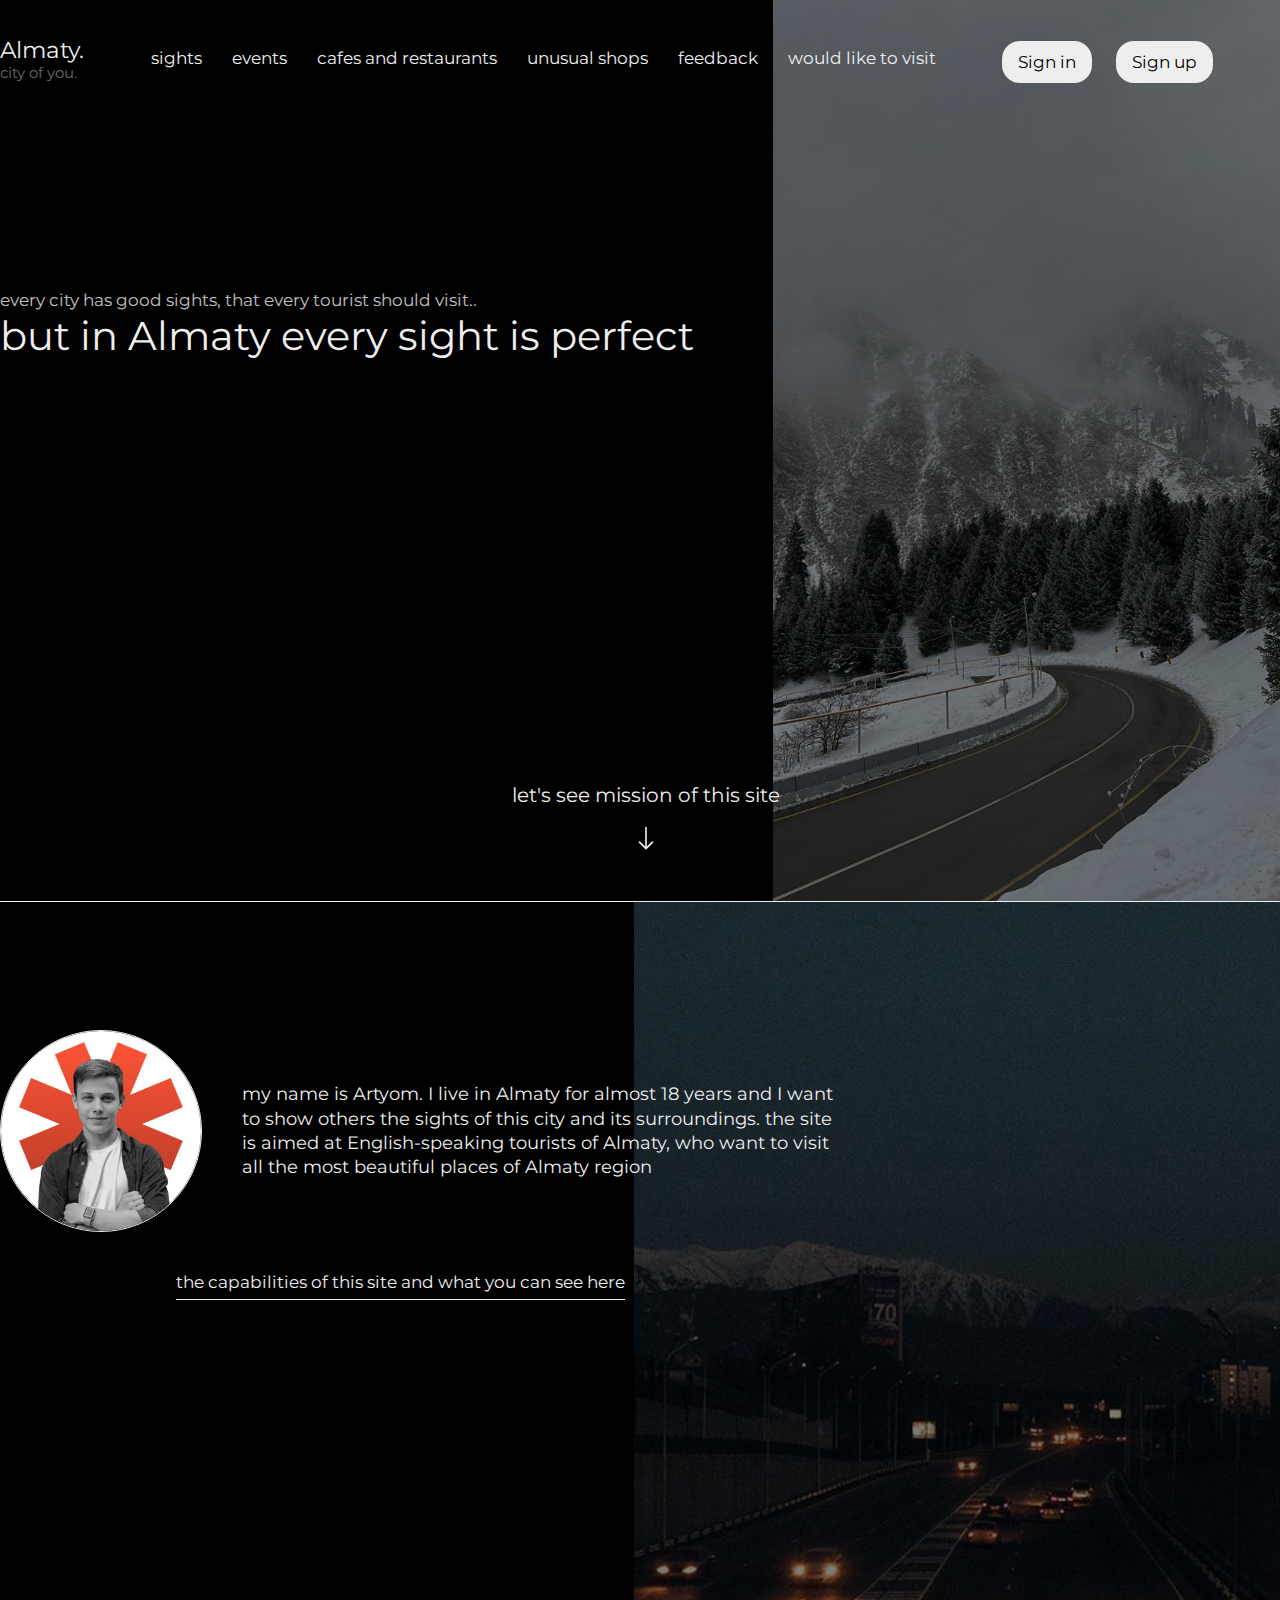
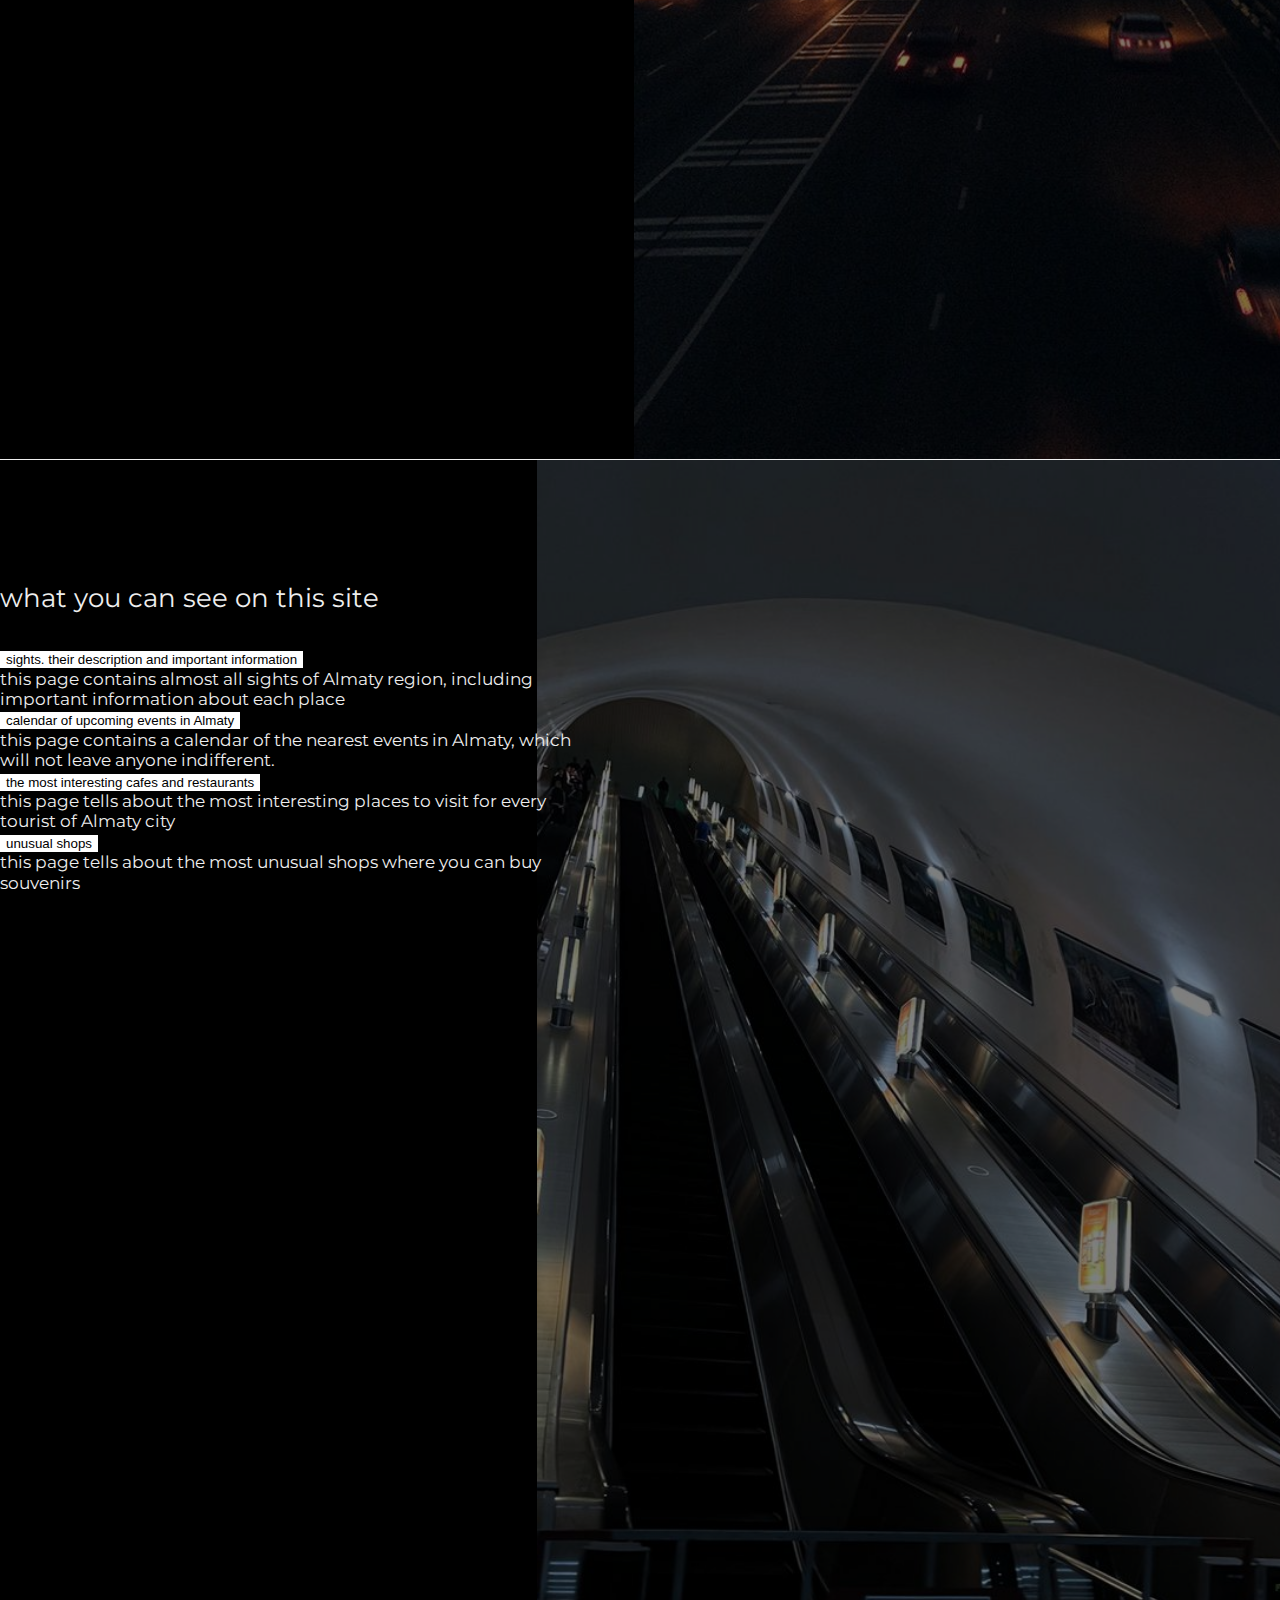
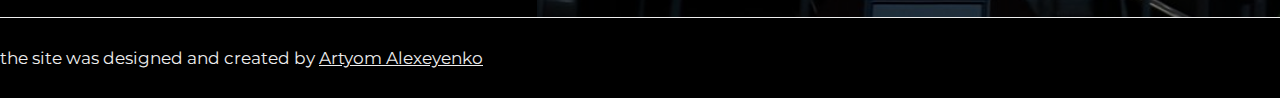
<file: index.html>
<!DOCTYPE html>
<html lang="en">
<head>
  <meta charset="UTF-8">
  <meta name="viewport" content="width=device-width, initial-scale=1.0">
  <title>Almaty. city of you</title>
  <link href="https://cdn.jsdelivr.net/npm/bootstrap@5.3.2/dist/css/bootstrap.min.css" rel="stylesheet" integrity="sha384-T3c6CoIi6uLrA9TneNEoa7RxnatzjcDSCmG1MXxSR1GAsXEV/Dwwykc2MPK8M2HN" crossorigin="anonymous">
  <link rel="preconnect" href="https://fonts.googleapis.com">
  <link rel="preconnect" href="https://fonts.gstatic.com" crossorigin>
  <link href="https://fonts.googleapis.com/css2?family=Montserrat:wght@300;400;500;600;700&display=swap" rel="stylesheet"> 
  <link rel="stylesheet" href="assets/css/reset.css">
  <link rel="stylesheet" href="assets/css/main.css">
  <link rel="stylesheet" href="assets/css/media.css">
</head>
<body>

    <section class="intro">
      <div class="container">
        <header class="header">
          <div class="header__wrapper">
            <a class="header__logo" href="index.html">Almaty. <br> <span>city of you.</span></a>
            <nav class="header-nav">
              <ul class="header-nav__list">
                <li class="header-nav__list"><a class="header-nav__list-link" href="sights.html">Sights</a></li>
                <li class="header-nav__list"><a class="header-nav__list-link" href="events.html">Events</a></li>
                <li class="header-nav__list"><a class="header-nav__list-link" href="cafes.html">Cafes and restaurants</a></li>
                <li class="header-nav__list"><a class="header-nav__list-link" href="shops.html">Unusual shops</a></li>
                <li class="header-nav__list"><a class="header-nav__list-link" href="feedback.html">feedback</a></li>
                <li class="header-nav__list"><a class="header-nav__list-link" href="todos.html">would like to visit</a></li>
              </ul>
            </nav>
            <button class="header-nav__burger">
              <span class="header-nav__burger--1"></span><span class="header-nav__burger--2"></span><span class="header-nav__burger--3"></span>
            </button>
            <div class="header-buttons">
              <a href="sign-in.html" class="header-buttons__button">Sign in</a>
              <a href="sign-up.html" class="header-buttons__button">Sign up</a>
            </div>
            <div class="header-button">
              <a id="header-logOut" href="#" class="header-buttons__button">Log out</a>
            </div>
          </div>
        </header>
  
        <div class="intro-bottom">
          <p class="intro-bottom__suptitle">every city has good sights, that every tourist should visit..</p>
          <h1 class="intro-bottom__title">but in Almaty every sight is perfect</h1>
          <div class="intro-bottom__sub">
            <a class="intro-bottom__sub-link" href="#mission">
              <span>let's see mission of this site</span> <br>
              <svg aria-colspan="intro-bottom__sub-img" xmlns="http://www.w3.org/2000/svg" width="26" height="26" fill="currentColor" class="bi bi-arrow-down" viewBox="0 0 16 16">
                <path fill-rule="evenodd" d="M8 1a.5.5 0 0 1 .5.5v11.793l3.146-3.147a.5.5 0 0 1 .708.708l-4 4a.5.5 0 0 1-.708 0l-4-4a.5.5 0 0 1 .708-.708L7.5 13.293V1.5A.5.5 0 0 1 8 1"/>
              </svg>
            </a>
          </div>
        </div>
      </div>
    </section>
    <section class="mission" id="mission">
      <div class="container">
        <div class="mission__wrapper">
          <img class="mission__img" src="./assets/images/me.jpg" alt="me">
          <p class="mission__descr">my name is Artyom. I live in Almaty for almost 18 years and I want to show others the sights of this city and its surroundings. the site is aimed at English-speaking tourists of Almaty, who want to visit all the most beautiful places of Almaty region</p>
        </div>
        <div class="mission__link-wrapper">
          <a class="mission__link" href="#features">the capabilities of this site and what you can see here</a>
        </div>
      </div>
    </section>
    <section class="features" id="features">
      <div class="container">
        <h2 class="features__title">what you can see on this site</h2>
        <div class="accordion" id="features-accordion">
          <div class="accordion-item">
            <h2 class="accordion-header">
              <button class="accordion-button" type="button" data-bs-toggle="collapse" data-bs-target="#collapseOne" aria-expanded="true" aria-controls="collapseOne">
                sights. their description and important information
              </button>
            </h2>
            <div id="collapseOne" class="accordion-collapse collapse show" data-bs-parent="#features-accordion">
              <div class="accordion-body">
                this page contains almost all sights of Almaty region, including important information about each place
              </div>
            </div>
          </div>
          <div class="accordion-item">
            <h2 class="accordion-header">
              <button class="accordion-button" type="button" data-bs-toggle="collapse" data-bs-target="#collapseTwo" aria-expanded="true" aria-controls="collapseTwo">
                calendar of upcoming events in Almaty
              </button>
            </h2>
            <div id="collapseTwo" class="accordion-collapse collapse show" data-bs-parent="#features-accordion">
              <div class="accordion-body">
                this page contains a calendar of the nearest events in Almaty, which will not leave anyone indifferent.
              </div>
            </div>
          </div>
          <div class="accordion-item">
            <h2 class="accordion-header">
              <button class="accordion-button" type="button" data-bs-toggle="collapse" data-bs-target="#collapseThree" aria-expanded="true" aria-controls="collapseThree">
                the most interesting cafes and restaurants
              </button>
            </h2>
            <div id="collapseThree" class="accordion-collapse collapse show" data-bs-parent="#features-accordion">
              <div class="accordion-body">
                this page tells about the most interesting places to visit for every tourist of Almaty city
              </div>
            </div>
          </div>
          <div class="accordion-item">
            <h2 class="accordion-header">
              <button class="accordion-button" type="button" data-bs-toggle="collapse" data-bs-target="#collapseFour" aria-expanded="true" aria-controls="collapseFour">
                unusual shops
              </button>
            </h2>
            <div id="collapseFour" class="accordion-collapse collapse show" data-bs-parent="#features-accordion">
              <div class="accordion-body">
                this page tells about the most unusual shops where you can buy souvenirs
              </div>
            </div>
          </div>
        </div>
      </div>
    </section>
  <footer class="footer">
    <div class="container">
      <span class="footer__text">the site was designed and created by <a class="footer__link" href="https://github.com/mkdir-s">Artyom Alexeyenko</a></span>
    </div>
  </footer>
  

  <script src="https://cdn.jsdelivr.net/npm/bootstrap@5.3.2/dist/js/bootstrap.bundle.min.js" integrity="sha384-C6RzsynM9kWDrMNeT87bh95OGNyZPhcTNXj1NW7RuBCsyN/o0jlpcV8Qyq46cDfL" crossorigin="anonymous"></script>
  <script src="assets/js/app.js"></script>
  <script src="assets/js/burger.js"></script>
</body>
</html>
</file>
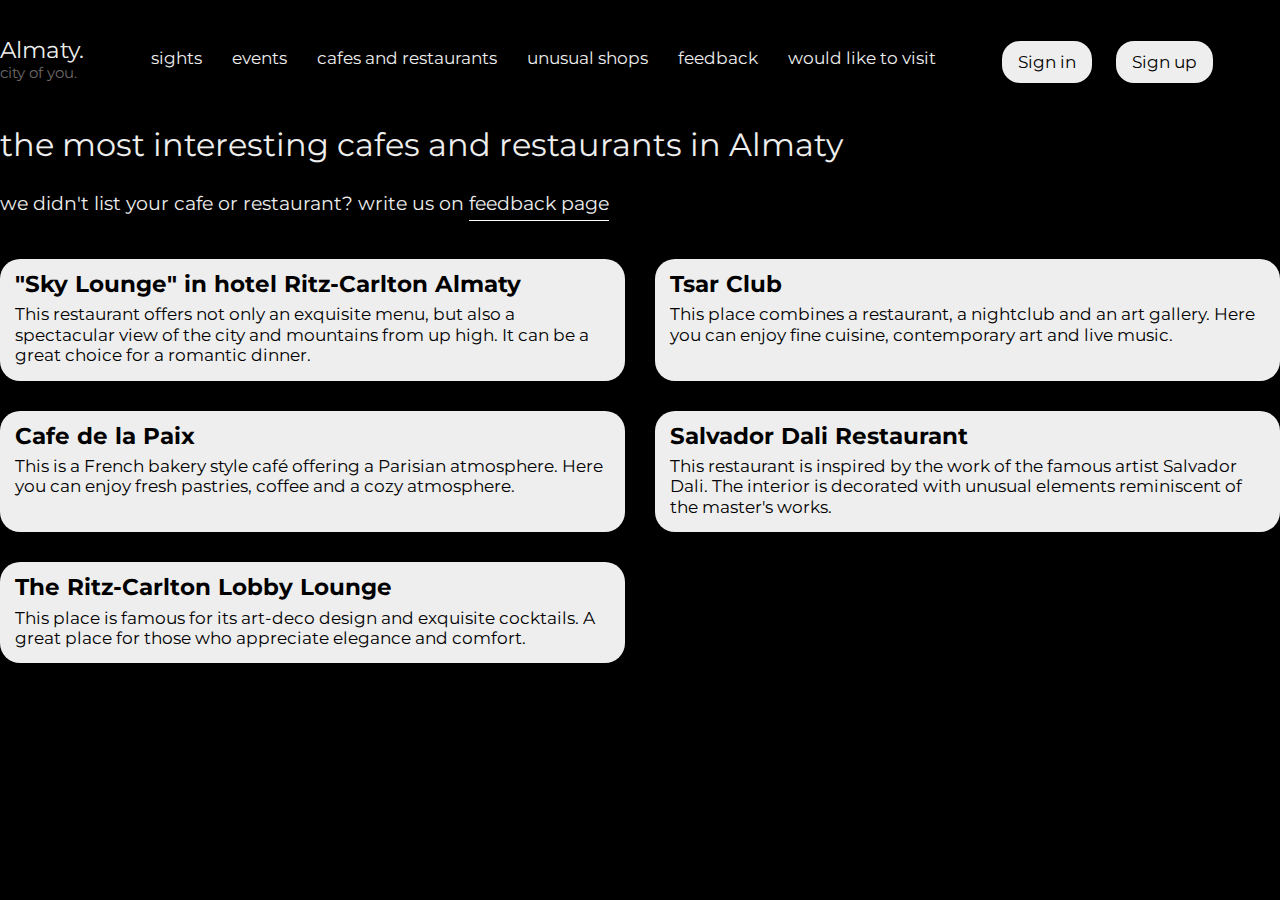
<file: cafes.html>
<!DOCTYPE html>
<html lang="en">
<head>
  <meta charset="UTF-8">
  <meta name="viewport" content="width=device-width, initial-scale=1.0">
  <title>Cafes and restaurants</title>
  <link href="https://cdn.jsdelivr.net/npm/bootstrap@5.3.2/dist/css/bootstrap.min.css" rel="stylesheet" integrity="sha384-T3c6CoIi6uLrA9TneNEoa7RxnatzjcDSCmG1MXxSR1GAsXEV/Dwwykc2MPK8M2HN" crossorigin="anonymous">
  <link rel="preconnect" href="https://fonts.googleapis.com">
  <link rel="preconnect" href="https://fonts.gstatic.com" crossorigin>
  <link href="https://fonts.googleapis.com/css2?family=Montserrat:wght@300;400;500;600;700&display=swap" rel="stylesheet"> 
  <link rel="stylesheet" href="assets/css/reset.css">
  <link rel="stylesheet" href="assets/css/main.css">
  <link rel="stylesheet" href="assets/css/media.css">
</head>
<body>

  <div class="cafes">
    <div class="container">
      <header class="header">
        <div class="header__wrapper">
          <a class="header__logo" href="index.html">Almaty. <br> <span>city of you.</span></a>
          <nav class="header-nav">
            <ul class="header-nav__list">
              <li class="header-nav__list"><a class="header-nav__list-link" href="sights.html">Sights</a></li>
              <li class="header-nav__list"><a class="header-nav__list-link" href="events.html">Events</a></li>
              <li class="header-nav__list"><a class="header-nav__list-link" href="cafes.html">Cafes and restaurants</a></li>
              <li class="header-nav__list"><a class="header-nav__list-link" href="shops.html">Unusual shops</a></li>
              <li class="header-nav__list"><a class="header-nav__list-link" href="feedback.html">feedback</a></li>
              <li class="header-nav__list"><a class="header-nav__list-link" href="todos.html">would like to visit</a></li>
            </ul>
          </nav>
          <button class="header-nav__burger">
            <span class="header-nav__burger--1"></span><span class="header-nav__burger--2"></span><span class="header-nav__burger--3"></span>
          </button>
          <div class="header-buttons">
            <a href="sign-in.html" class="header-buttons__button">Sign in</a>
            <a href="sign-up.html" class="header-buttons__button">Sign up</a>
          </div>
          <div class="header-button">
            <a id="header-logOut" href="#" class="header-buttons__button">Log out</a>
          </div>
        </div>
      </header>

      <div class="cafes-bottom">
        <h1 class="events-bottom__title">the most interesting cafes and restaurants in Almaty</h1>
        <p class="events-bottom__subtitle">we didn't list your cafe or restaurant? write us on <a class="events-bottom__subtitle-link" href="#">feedback page</a></p>
        <div class="cafes-bottom__items">
          <div class="cafes__item">
            <h4 class="cafes__item-title">"Sky Lounge" in hotel Ritz-Carlton Almaty</h4>
            <p class="cafes__item-descr">This restaurant offers not only an exquisite menu, but also a spectacular view of the city and mountains from up high. It can be a great choice for a romantic dinner.</p>
          </div>
          <div class="cafes__item">
            <h4 class="cafes__item-title">Tsar Club</h4>
            <p class="cafes__item-descr">This place combines a restaurant, a nightclub and an art gallery. Here you can enjoy fine cuisine, contemporary art and live music.</p>
          </div>
          <div class="cafes__item">
            <h4 class="cafes__item-title">Cafe de la Paix</h4>
            <p class="cafes__item-descr">This is a French bakery style café offering a Parisian atmosphere. Here you can enjoy fresh pastries, coffee and a cozy atmosphere.</p>
          </div>
          <div class="cafes__item">
            <h4 class="cafes__item-title">Salvador Dali Restaurant</h4>
            <p class="cafes__item-descr">This restaurant is inspired by the work of the famous artist Salvador Dali. The interior is decorated with unusual elements reminiscent of the master's works.</p>
          </div>
          <div class="cafes__item">
            <h4 class="cafes__item-title">The Ritz-Carlton Lobby Lounge</h4>
            <p class="cafes__item-descr">This place is famous for its art-deco design and exquisite cocktails. A great place for those who appreciate elegance and comfort.</p>
          </div>
        </div>
      </div>
    </div>
  </div>
  

  <script src="https://cdn.jsdelivr.net/npm/bootstrap@5.3.2/dist/js/bootstrap.bundle.min.js" integrity="sha384-C6RzsynM9kWDrMNeT87bh95OGNyZPhcTNXj1NW7RuBCsyN/o0jlpcV8Qyq46cDfL" crossorigin="anonymous"></script>
  <script src="assets/js/app.js"></script>
  <script src="assets/js/burger.js"></script>
</body>
</html>
</file>
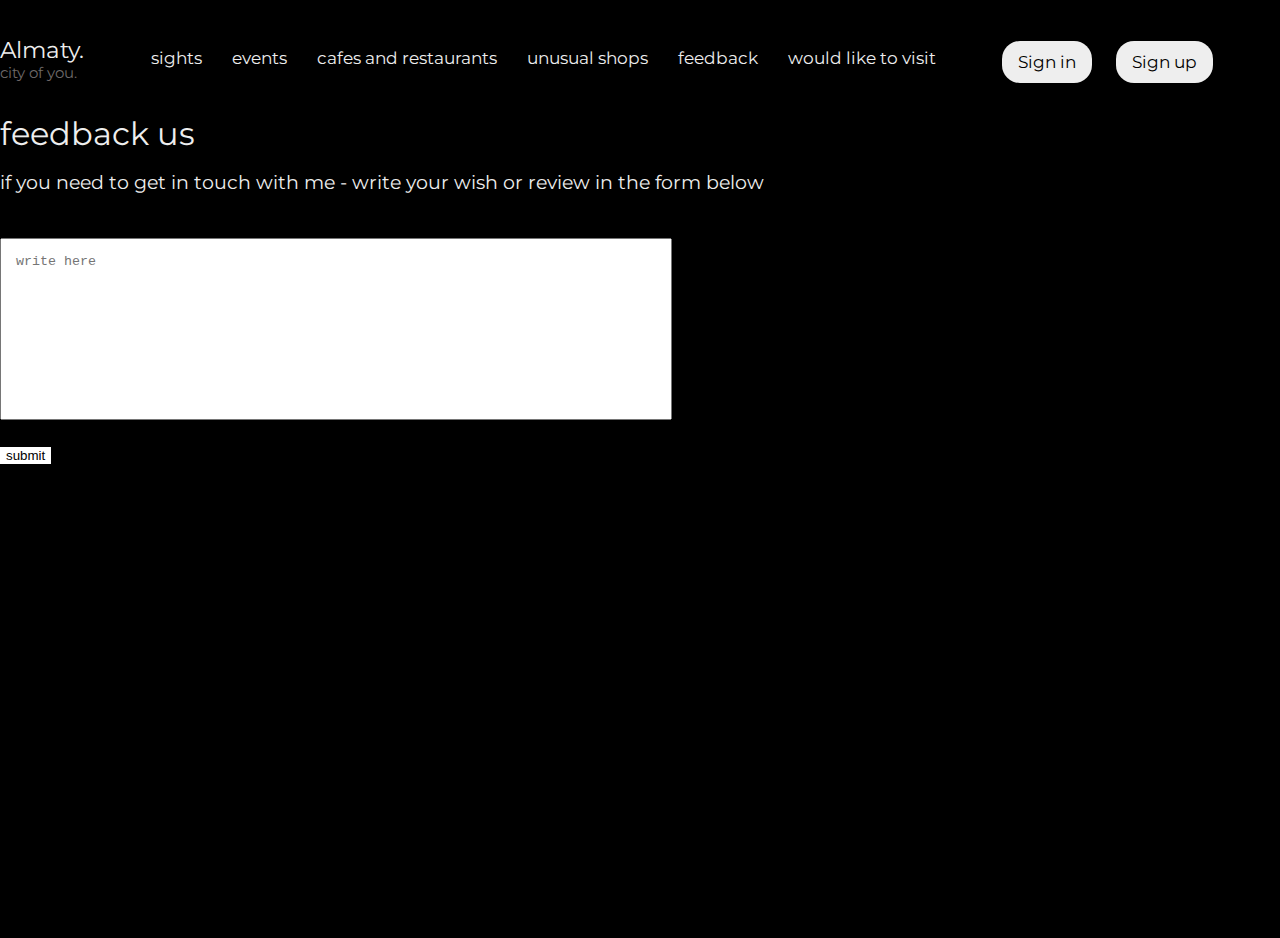
<file: feedback.html>
<!DOCTYPE html>
<html lang="en">
<head>
  <meta charset="UTF-8">
  <meta name="viewport" content="width=device-width, initial-scale=1.0">
  <title>Feedback</title>
  <link href="https://cdn.jsdelivr.net/npm/bootstrap@5.3.2/dist/css/bootstrap.min.css" rel="stylesheet" integrity="sha384-T3c6CoIi6uLrA9TneNEoa7RxnatzjcDSCmG1MXxSR1GAsXEV/Dwwykc2MPK8M2HN" crossorigin="anonymous">
  <link rel="preconnect" href="https://fonts.googleapis.com">
  <link rel="preconnect" href="https://fonts.gstatic.com" crossorigin>
  <link href="https://fonts.googleapis.com/css2?family=Montserrat:wght@300;400;500;600;700&display=swap" rel="stylesheet"> 
  <link rel="stylesheet" href="assets/css/reset.css">
  <link rel="stylesheet" href="assets/css/main.css">
  <link rel="stylesheet" href="assets/css/media.css">
</head>
<body>

  <div class="feedback">
    <div class="container">
      <header class="header">
        <div class="header__wrapper">
          <a class="header__logo" href="index.html">Almaty. <br> <span>city of you.</span></a>
          <nav class="header-nav">
            <ul class="header-nav__list">
              <li class="header-nav__list"><a class="header-nav__list-link" href="sights.html">Sights</a></li>
              <li class="header-nav__list"><a class="header-nav__list-link" href="events.html">Events</a></li>
              <li class="header-nav__list"><a class="header-nav__list-link" href="cafes.html">Cafes and restaurants</a></li>
              <li class="header-nav__list"><a class="header-nav__list-link" href="shops.html">Unusual shops</a></li>
              <li class="header-nav__list"><a class="header-nav__list-link" href="feedback.html">feedback</a></li>
              <li class="header-nav__list"><a class="header-nav__list-link" href="todos.html">would like to visit</a></li>
            </ul>
          </nav>
          <button class="header-nav__burger">
            <span class="header-nav__burger--1"></span><span class="header-nav__burger--2"></span><span class="header-nav__burger--3"></span>
          </button>
          <div class="header-buttons">
            <a href="sign-in.html" class="header-buttons__button">Sign in</a>
            <a href="sign-up.html" class="header-buttons__button">Sign up</a>
          </div>
          <div class="header-button">
            <a id="header-logOut" href="#" class="header-buttons__button">Log out</a>
          </div>
        </div>
      </header>
      <div class="feedback-bottom">
        <h1 class="feedback-bottom__title">feedback us</h1>
        <p class="feedback-bottom__subtitle">if you need to get in touch with me - write your wish or review in the form below</p>
        <form class="feedback__form">
          <textarea class="feedback__form-textarea" name="feedback-text" id="feedback-text" placeholder="write here"></textarea>
          <br>
          <button class="feedback__form-button btn form-btn" type="submit">submit</button>
        </form> 
      </div>
    </div>
  </div>
  

  <script src="https://cdn.jsdelivr.net/npm/bootstrap@5.3.2/dist/js/bootstrap.bundle.min.js" integrity="sha384-C6RzsynM9kWDrMNeT87bh95OGNyZPhcTNXj1NW7RuBCsyN/o0jlpcV8Qyq46cDfL" crossorigin="anonymous"></script>
  <script src="assets/js/app.js"></script>
  <script src="assets/js/burger.js"></script>
</body>
</html>
</file>
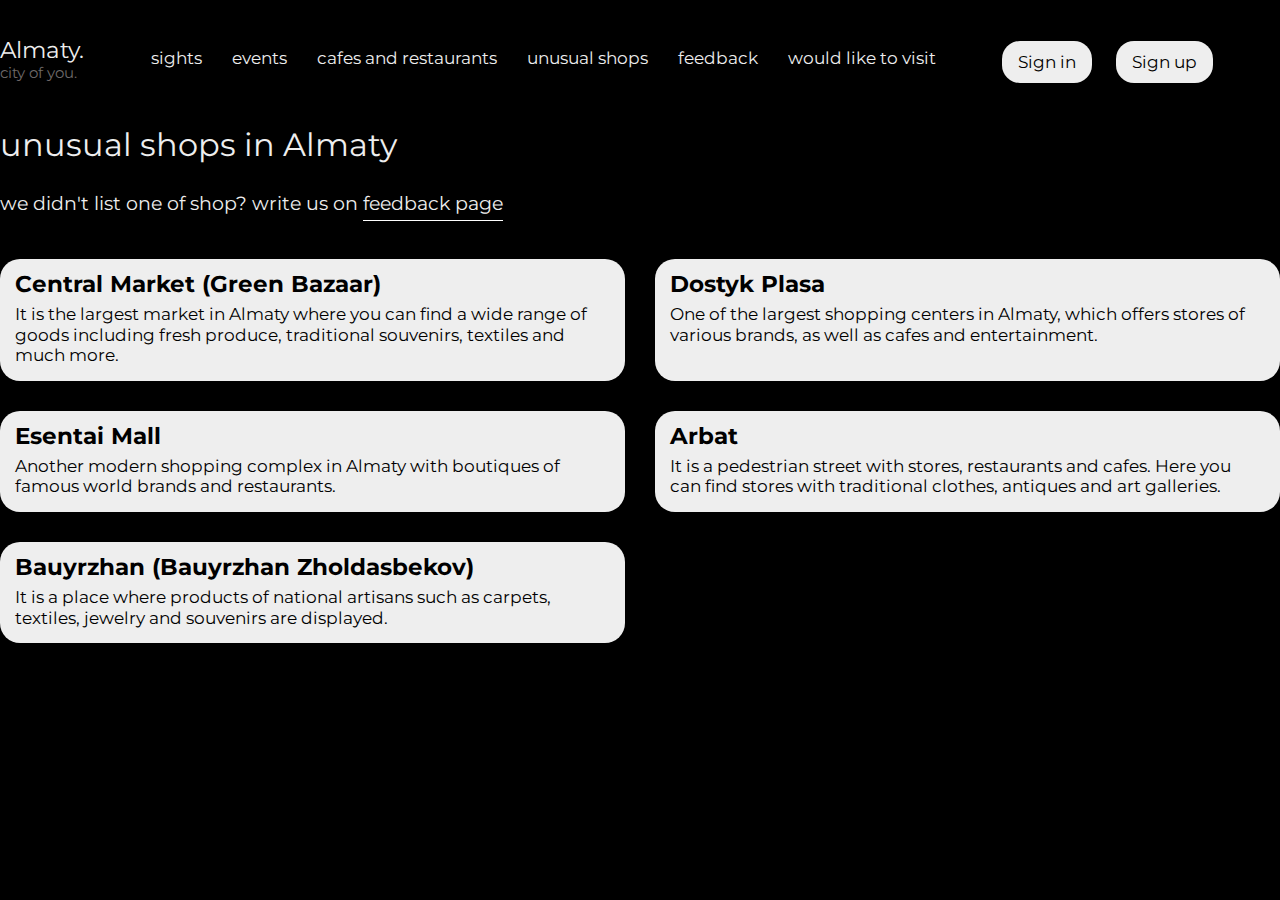
<file: shops.html>
<!DOCTYPE html>
<html lang="en">
<head>
  <meta charset="UTF-8">
  <meta name="viewport" content="width=device-width, initial-scale=1.0">
  <title>Unusual shops</title>
  <link href="https://cdn.jsdelivr.net/npm/bootstrap@5.3.2/dist/css/bootstrap.min.css" rel="stylesheet" integrity="sha384-T3c6CoIi6uLrA9TneNEoa7RxnatzjcDSCmG1MXxSR1GAsXEV/Dwwykc2MPK8M2HN" crossorigin="anonymous">
  <link rel="preconnect" href="https://fonts.googleapis.com">
  <link rel="preconnect" href="https://fonts.gstatic.com" crossorigin>
  <link href="https://fonts.googleapis.com/css2?family=Montserrat:wght@300;400;500;600;700&display=swap" rel="stylesheet"> 
  <link rel="stylesheet" href="assets/css/reset.css">
  <link rel="stylesheet" href="assets/css/main.css">
  <link rel="stylesheet" href="assets/css/media.css">
</head>
<body>

  <div class="shops">
    <div class="container">
      <header class="header">
        <div class="header__wrapper">
          <a class="header__logo" href="index.html">Almaty. <br> <span>city of you.</span></a>
          <nav class="header-nav">
            <ul class="header-nav__list">
              <li class="header-nav__list"><a class="header-nav__list-link" href="sights.html">Sights</a></li>
              <li class="header-nav__list"><a class="header-nav__list-link" href="events.html">Events</a></li>
              <li class="header-nav__list"><a class="header-nav__list-link" href="cafes.html">Cafes and restaurants</a></li>
              <li class="header-nav__list"><a class="header-nav__list-link" href="#">Unusual shops</a></li>
              <li class="header-nav__list"><a class="header-nav__list-link" href="feedback.html">feedback</a></li>
              <li class="header-nav__list"><a class="header-nav__list-link" href="todos.html">would like to visit</a></li>
            </ul>
          </nav>
          <button class="header-nav__burger">
            <span class="header-nav__burger--1"></span><span class="header-nav__burger--2"></span><span class="header-nav__burger--3"></span>
          </button>
          <div class="header-buttons">
            <a href="sign-in.html" class="header-buttons__button">Sign in</a>
            <a href="sign-up.html" class="header-buttons__button">Sign up</a>
          </div>
          <div class="header-button">
            <a id="header-logOut" href="#" class="header-buttons__button">Log out</a>
          </div>
        </div>
      </header>

      <div class="cafes-bottom">
        <h1 class="events-bottom__title">unusual shops in Almaty</h1>
        <p class="events-bottom__subtitle">we didn't list one of shop? write us on <a class="events-bottom__subtitle-link" href="#">feedback page</a></p>
        <div class="cafes-bottom__items">
          <div class="cafes__item">
            <h4 class="cafes__item-title">Central Market (Green Bazaar)</h4>
            <p class="cafes__item-descr">It is the largest market in Almaty where you can find a wide range of goods including fresh produce, traditional souvenirs, textiles and much more.</p>
          </div>
          <div class="cafes__item">
            <h4 class="cafes__item-title">Dostyk Plasa</h4>
            <p class="cafes__item-descr">One of the largest shopping centers in Almaty, which offers stores of various brands, as well as cafes and entertainment.</p>
          </div>
          <div class="cafes__item">
            <h4 class="cafes__item-title">Esentai Mall</h4>
            <p class="cafes__item-descr">Another modern shopping complex in Almaty with boutiques of famous world brands and restaurants.</p>
          </div>
          <div class="cafes__item">
            <h4 class="cafes__item-title">Arbat</h4>
            <p class="cafes__item-descr">It is a pedestrian street with stores, restaurants and cafes. Here you can find stores with traditional clothes, antiques and art galleries.</p>
          </div>
          <div class="cafes__item">
            <h4 class="cafes__item-title">Bauyrzhan (Bauyrzhan Zholdasbekov)</h4>
            <p class="cafes__item-descr">It is a place where products of national artisans such as carpets, textiles, jewelry and souvenirs are displayed.</p>
          </div>
        </div>
      </div>
    </div>
  </div>
  

  <script src="https://cdn.jsdelivr.net/npm/bootstrap@5.3.2/dist/js/bootstrap.bundle.min.js" integrity="sha384-C6RzsynM9kWDrMNeT87bh95OGNyZPhcTNXj1NW7RuBCsyN/o0jlpcV8Qyq46cDfL" crossorigin="anonymous"></script>
  <script src="assets/js/app.js"></script>
  <script src="assets/js/burger.js"></script>
</body>
</html>
</file>
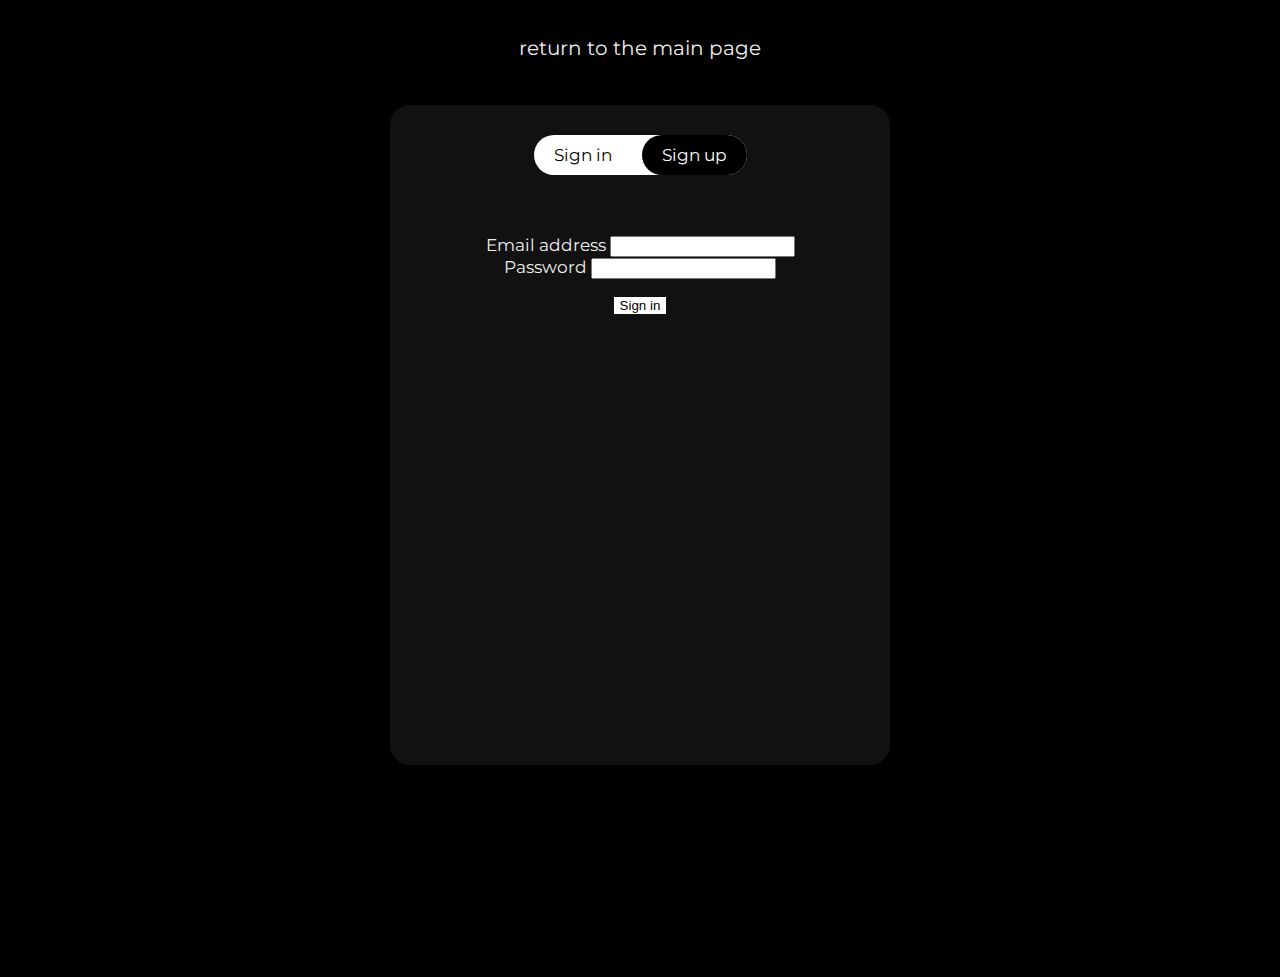
<file: sign-in.html>
<!DOCTYPE html>
<html lang="en">
<head>
  <meta charset="UTF-8">
  <meta name="viewport" content="width=device-width, initial-scale=1.0">
  <title>Sign in</title>
  <link href="https://cdn.jsdelivr.net/npm/bootstrap@5.3.2/dist/css/bootstrap.min.css" rel="stylesheet" integrity="sha384-T3c6CoIi6uLrA9TneNEoa7RxnatzjcDSCmG1MXxSR1GAsXEV/Dwwykc2MPK8M2HN" crossorigin="anonymous">
  <link rel="preconnect" href="https://fonts.googleapis.com">
  <link rel="preconnect" href="https://fonts.gstatic.com" crossorigin>
  <link href="https://fonts.googleapis.com/css2?family=Montserrat:wght@300;400;500;600;700&display=swap" rel="stylesheet"> 
  <link rel="stylesheet" href="assets/css/reset.css">
  <link rel="stylesheet" href="assets/css/main.css">
  <link rel="stylesheet" href="assets/css/media.css">
</head>
<body>
  

  <div class="sign">
    <div class="container">
      <a href="index.html" class="sign__link">return to the main page</a>
      <div class="sign-box">
        <div class="sign-box__header">
          <p class="sign__header-text">Sign in</p>
          <a class="sign__header-link" href="sign-up.html">Sign up</a>
        </div>
        <form id="auth-form">
          <div class="mb-3">
            <label for="exampleInputEmail1" class="form-label">Email address</label>
            <input type="email" class="form-control" id="auth-email" aria-describedby="emailHelp">
          </div>
          <div class="mb-4">
            <label for="exampleInputPassword1" class="form-label">Password</label>
            <input type="password" class="form-control" id="auth-password">
          </div>
          <!-- <div class="mb-3 form-check">
            <input type="checkbox" class="form-check-input" id="exampleCheck1">
            <label class="form-check-label" for="exampleCheck1">Check me out</label>
          </div> -->
          <span id="auth-warn"></span>
          <button type="submit" class="btn form-btn">Sign in</button>
        </form>
      </div>
    </div>
  </div>


  <script src="https://cdn.jsdelivr.net/npm/bootstrap@5.3.2/dist/js/bootstrap.bundle.min.js" integrity="sha384-C6RzsynM9kWDrMNeT87bh95OGNyZPhcTNXj1NW7RuBCsyN/o0jlpcV8Qyq46cDfL" crossorigin="anonymous"></script>
  <script src="assets/js/auth.js"></script>
</body>
</html>
</file>
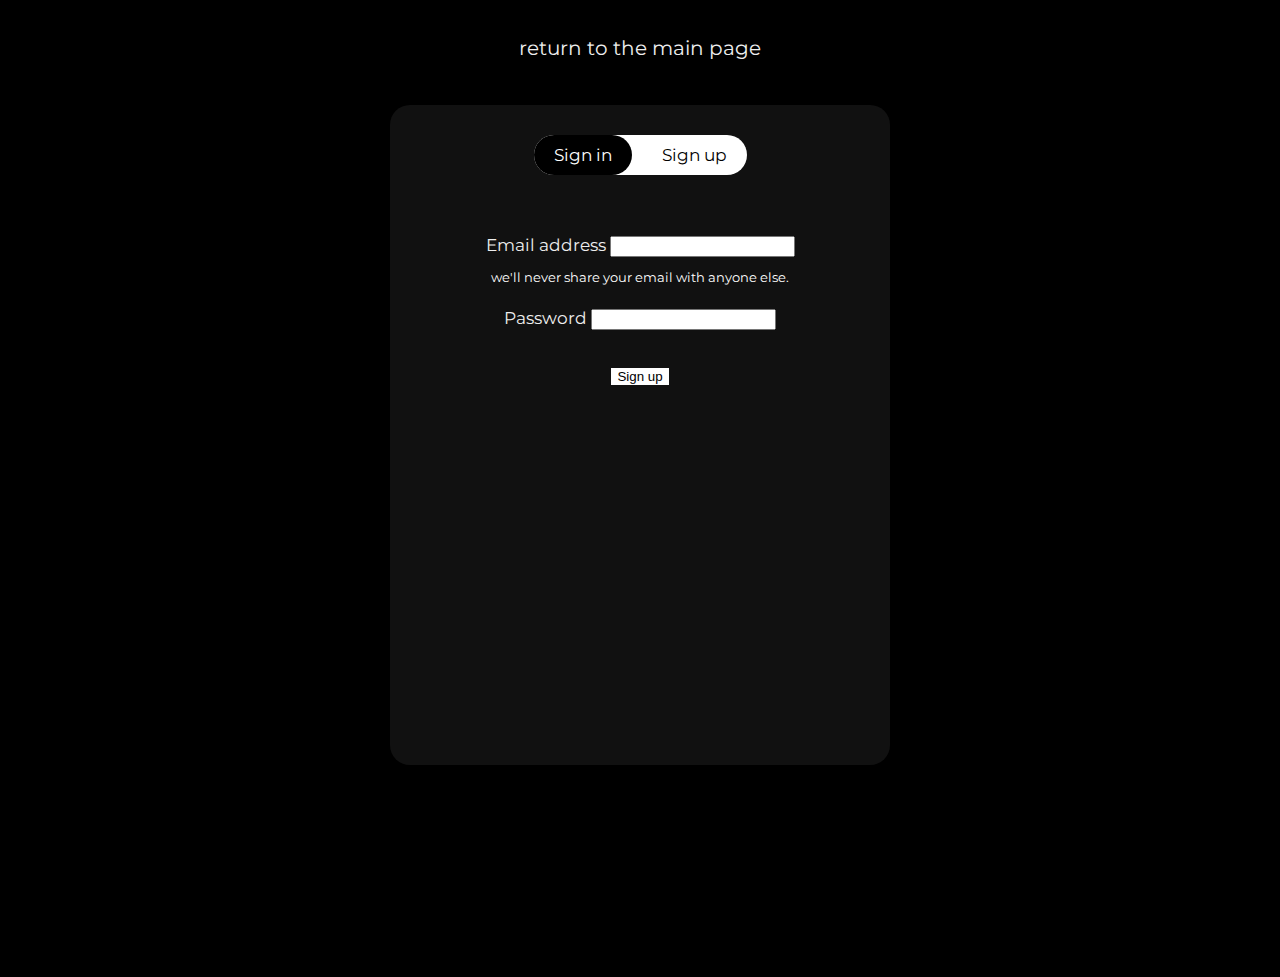
<file: sign-up.html>
<!DOCTYPE html>
<html lang="en">
<head>
  <meta charset="UTF-8">
  <meta name="viewport" content="width=device-width, initial-scale=1.0">
  <title>Sign up</title>
  <link href="https://cdn.jsdelivr.net/npm/bootstrap@5.3.2/dist/css/bootstrap.min.css" rel="stylesheet" integrity="sha384-T3c6CoIi6uLrA9TneNEoa7RxnatzjcDSCmG1MXxSR1GAsXEV/Dwwykc2MPK8M2HN" crossorigin="anonymous">
  <link rel="preconnect" href="https://fonts.googleapis.com">
  <link rel="preconnect" href="https://fonts.gstatic.com" crossorigin>
  <link href="https://fonts.googleapis.com/css2?family=Montserrat:wght@300;400;500;600;700&display=swap" rel="stylesheet"> 
  <link rel="stylesheet" href="assets/css/reset.css">
  <link rel="stylesheet" href="assets/css/main.css">
  <link rel="stylesheet" href="assets/css/media.css">
</head>
<body>
  

  <div class="sign">
    <div class="container">
      <a href="index.html" class="sign__link">return to the main page</a>
      <div class="sign-box">
        <div class="sign-box__header">
          <a class="sign__header-link" href="sign-in.html">Sign in</a>
          <p class="sign__header-text">Sign up</p>
        </div>
        <form class="sign-box__form" id="sign-up__form">
          <div class="sign-box__block">
            <label class="sign-box__label" for="sign-box__email">Email address</label>
            <input id="sign-box__email" class="form-control sign-box__input" type="email">
            <span id="sign-box__email-validation" class="sign-box__validation"></span>
            <span id="emailHelp" class="sign-box__warn">we'll never share your email with anyone else.</span>
          </div>
          <div class="sign-box__block sign-box__block--last">
            <label class="sign-box__label" for="sign-box__password">Password</label>
            <input id="sign-box__password" class="form-control sign-box__input" type="password">
            <span id="sign-box__password-validation" class="sign-box__validation"></span>
          </div>
          <button type="submit" class="btn form-btn">Sign up</button>
        </form>
      </div>
    </div>
  </div>


  <script src="https://cdn.jsdelivr.net/npm/bootstrap@5.3.2/dist/js/bootstrap.bundle.min.js" integrity="sha384-C6RzsynM9kWDrMNeT87bh95OGNyZPhcTNXj1NW7RuBCsyN/o0jlpcV8Qyq46cDfL" crossorigin="anonymous"></script>
  <script src="assets/js/registr.js"></script>
</body>
</html>
</file>
<file: assets/css/main.css>
body {
  font-family: 'Montserrat', serif;
  font-weight: 400;
  font-size: 17px;
  line-height: 120%;
  color: #eee;
}
a {
  color: inherit;
  text-decoration: none;
}
button {
  cursor: pointer;
  background-color: transparent;
  border: none;
}
.overflow-hidden {
  overflow: hidden;
}
.display-none {
  display: none;
}
.display-block {
  display: block;
}


.intro {
  position: relative;
  height: 100.1vh; 
  background-color: #000; 
  overflow: hidden;
  z-index: 1;
  border-bottom: 1px solid #eee;
}
.intro::before {
  content: "";
  background: url('../images/intro-img.jpg') right/contain no-repeat; 
  position: absolute;
  top: 0;
  left: 0;
  width: 100%;
  height: 100%;
  opacity: .5; 
  z-index: -1;
}

.header {
  padding: 40px 0;
}
.header__wrapper {
  display: flex;
  justify-content: space-between;
  align-items: center;
}
.header__logo {
  font-size: 23px;
}
.header__logo span {
  font-size: 15px;
  color: #6e6969;
}
.header-nav__list {
  display: flex;
  column-gap: 30px;
}
.header-nav__list-link {
  text-transform: lowercase;
  border-bottom: 2px solid transparent;
  padding-bottom: 5px;
  transition: all .4s;
}
.header-nav__list-link:hover {
  border-bottom: 2px solid #eee;
}
.header-nav__burger {
  top: 5%;
  right: 10%;
  position: relative;
  width: 30px;
  height: 30px;
  display: none;
}
.header-nav__burger span {
  position: absolute;
  width: 100%;
  height: 15%;
  display: block;
  background-color: #fff;
  left: 0;
}
.header-nav__burger--1 {
  top: 0;
}
.header-nav__burger--2 {
  transform: translateY(-50%);
}
.header-nav__burger--3 {
  bottom: 0;
}

.header-buttons__button {
  padding: 10px 15px;
  border-radius: 18px;
  background-color: #eee;
  color: #000;
  margin-right: 20px;
  transition: all .4s;
  border: 1px solid transparent;
}
.header-buttons__button:last-child {
  margin-right: 0;
}
.header-buttons__button:hover {
  color: #eee;
  background-color: #000;
  border: 1px solid #eee;
}
#header-logOut {
  display: none;
}

.intro-bottom {
  padding: 13% 0;
}
.intro-bottom__suptitle {
  opacity: .8;
  margin-bottom: 15px;
}
.intro-bottom__title {
  font-size: 40px;
}
@keyframes bounce-arrow-down {
  0%, 20%, 50%, 80%, 100% {
    transform: translateY(0);
  }
  
  40% {
    transform: translateY(-10px);
  }
  
  60% {
    transform: translateY(-5px);
  }
}
.intro-bottom__sub {
  text-align: center;
  animation: bounce-arrow-down 3s infinite;
  position: absolute;
  bottom: 5%;
  left: 40%;
}
.intro-bottom__sub-link span {
  font-size: 20px;
  display: block;
}

.mission {
  position: relative;
  height: 100.1vh; 
  background-color: #000; 
  overflow: hidden;
  z-index: 1;
  padding: 10% 0;
  border-bottom: 1px solid #eee;
}
.mission::before {
  content: "";
  background: url('../images/mission-img.jpg') right/contain no-repeat; 
  position: absolute;
  top: 0;
  left: 0;
  width: 100.5%;
  height: 100%;
  opacity: .5; 
  z-index: -1;
}
.mission__img {
  width: 200px;
  height: 200px;
  border-radius: 50%;
  border: 1px solid #eee;
}
.mission__wrapper {
  display: flex;
  align-items: center;
  column-gap: 40px;
  margin-bottom: 40px;
}
.mission__descr {
  max-width: 600px;
  font-size: 18px;
  line-height: 135%;
}
.mission__link-wrapper {
  max-width: 800px;
  text-align: center;
}
.mission__link {
  border-bottom: 1px solid #eee;
  transition: all .4s;
  padding-bottom: 7px;
}
.mission__link:hover {
  border-bottom: 1px solid transparent;
}

.features {
  background-color: #000;
  padding: 10% 0;
}
.features__title {
  font-size: 26px;
  margin-bottom: 40px;
}

.accordion {
  max-width: 600px;
}
.features {
  position: relative;
  height: 100.1vh; 
  background-color: #000; 
  overflow: hidden;
  z-index: 1;
  padding: 10% 0;
  border-bottom: 1px solid #eee;
}
.features::before {
  content: "";
  background: url('../images/features-img.jpg') right/contain no-repeat; 
  position: absolute;
  top: 0;
  left: 0;
  width: 109.8%;
  height: 100%;
  opacity: .5; 
  z-index: -1;
}
.accordion-button:not(.collapsed) {
  background-color: #fff;
}
.footer {
  background-color: #000;
  padding: 30px 0;
}
.footer__link {
  text-decoration: underline;
}


.sign {
  height: 100vh;
  background-color: #000;
  padding: 3% 0;
  text-align: center;
}
.sign__link {
  margin-bottom: 40px;
  font-size: 20px;
  transition: all .4s;
  display: inline-block;
  border-bottom: 1px solid transparent;
  padding-bottom: 5px;
}
.sign__link:hover {
  border-bottom: 1px solid #eee;
  padding-bottom: 5px;
}
.sign-box {
  max-width: 400px;
  margin: 0 auto;
  background-color: #111;
  padding: 30px 50px;
  border-radius: 20px;
  height: 600px;
}
.sign-box__header {
  display: inline-flex;
  justify-content: center;
  column-gap: 10px;
  background-color: #fff;
  border-radius: 20px;
  margin-bottom: 60px;
}
.sign-box__validation {
  color: rgb(219, 72, 72);
  margin: 7px 0;
  display: block;
}
#auth-warn {
  display: block;
  margin-bottom: 15px;
  color: rgb(219, 72, 72);
}
.sign__header-text {
  padding: 10px 20px;
  color: #000;
  cursor:default;
}
.sign__header-link {
  background-color: #000;
  padding: 10px 20px;
  color: #fff;
  border-radius: 20px;
  transition: all .4s;
}
.sign__header-link:hover {
  background-color: #bbb;
  color: #000;
}
.sign-box__warn {
  color: #fff;
  font-size: 13px;
  display: block;
  margin-top: 10px;
}
.form-check-label {
  text-align: left;
}
.form-btn {
  background-color: #fff;
  color: #000;
}
.form-btn:hover {
  background-color: transparent;
  color: #fff;
}
.sign-box__block {
  margin-bottom: 20px;
}
.sign-box__block--last {
  margin-bottom: 35px;
}
.sign-box__label {
  margin-bottom: 10px;
}
.sign-box__input {
  pad: .375rem .75rem;
}

.sights {
  background-color: #000;
  padding: 0 0 3%;
}
.sights-bottom {
  padding: 3% 0;
}
.sights-bottom__title {
  font-size: 32px;
  margin-bottom: 15px;
}
.sights-bottom__subtitle {
  opacity: .6;
  margin-bottom: 20px;
}
.sights-bottom__dropdown {
  margin-bottom: 40px;
}
.sights-bottom__dropdown-button {
  background-color: #fff;
  color: #000;
  border: none;
}
.sights-bottom__dropdown-button:hover {
  background-color: #333;
  color: #fff;
  border: none;
}

.table {
  --bs-table-bg: #000;
  --bs-table-color-type: #fff;
  text-align: center;
}
.sights-tr {
  border-bottom: 1px solid #333;
}
.sights-td {
  font-size: 16px;
}
.sights-table {
  display: none;
}
.sights-gallery {
  display: none;
}
.sights-shown {
  display: block;
}

.sights__items {
  display: grid;
  grid-template-columns: repeat(3, 1fr);
  gap: 30px;
  align-items: center;
}
.sights__item-img {
  width: 100%;
  border-top-right-radius: 20px;
  border-top-left-radius: 20px;
  margin-bottom: 0;
}
.sights__item-title {
  position: relative;
  top: -5px;
  background-color: #222;
  color: #fff;
  border-bottom-left-radius: 20px;
  border-bottom-right-radius: 20px;
  padding: 5px 15px;
}
.sights__item {
  transition: all .4s;
}
.sights__item:hover {
  opacity: .7;
  cursor: pointer;
}

.sights__modal {
  position: fixed;
  top: 0;
  left: 0;
  width: 100%;
  height: 100%;
  background-color: rgba(0, 0, 0, .8);
  display: none;
  padding: 8% 0;
  justify-content: center;
  align-items: center;
}
.sights__modal--shown.sights__modal {
  display: flex;
}
.sights__modal-box {
  background-color: #eee;
  padding: 30px;
  border-radius: 25px;
  max-width: 700px;
}
.sights__box-close {
  position: absolute;
  top: 14%;
  right: 10%;
  font-size: 70px;
  cursor: pointer;
}
.sights__box-img {
  width: 100%;
  border-top-right-radius: 20px;
  border-top-left-radius: 20px;
  margin-bottom: 20px;
}
.sights__box-title {
  color: #333;
  font-size: 30px;
  font-weight: 700;
  margin-bottom: 10px;
}
.sights__box-descr {
  color: #333;
}

.events {
  background-color: #000;
  padding: 0 0 3%;
}
.events-bottom {
  height: 100vh;
}
.events-bottom__title {
  font-size: 32px;
  margin-bottom: 25px;
  line-height: 130%;
}
.events-bottom__subtitle {
  font-size: 19px;
  line-height: 150%;
}
.events-bottom__subtitle-link {
  border-bottom: 1.5px solid #fff;
  padding-bottom: 5px;
  transition: all .4s;
}
.events-bottom__subtitle-link:hover {
  opacity: .7;
}
.events__items {
  margin-top: 60px;
  display: grid;
  grid-template-columns: 1fr;
  row-gap: 40px;
}
.events__item {
  background-color: #eee;
  color: #111;
  max-width: 600px;
  padding: 15px;
  border-radius: 20px;
}
.events__item-title {
  margin-bottom: 10px;
  font-weight: 600;
  font-size: 23px;
}

.feedback {
  background-color: #000;
  padding: 0 0 3%;
  height: 100vh;
}
.feedback-bottom__title {
  font-size: 32px;
  margin-bottom: 25px;
}
.feedback-bottom__subtitle {
  font-size: 19px;
  line-height: 150%;
  margin-bottom: 40px;
}
.feedback__form-textarea {
  width: 50%;
  resize: none;
  min-height: 150px;
  padding: 15px;
  margin-bottom: 20px;
}
.feedback__form-button {
  background-color: #fff; 
  color: #000;
}
.feedback__form-button:hover {
  background-color: transparent;
  color: #fff;
}

.cafes {
  background-color: #000;
  height: 100vh;
}
.cafes-bottom__items {
  margin-top: 40px;
  display: grid;
  grid-template-columns: 1fr 1fr;
  gap: 30px;
}
.cafes__item {
  background-color: #eee;
  color: #000;
  padding: 15px;
  border-radius: 20px;
}
.cafes__item-title {
  font-size: 23px;
  font-weight: 700;
  margin-bottom: 10px;
}

.shops {
  background-color: #000;
  height: 100vh;
}

.todos {
  background-color: #000;
  min-height: 100vh;
}
.todos-bottom {
  padding-bottom: 5%;
}
.todos__title {
  font-size: 28px;
  margin-bottom: 20px;
}
.todos__subtitle {
  font-size: 20px;
  opacity: .8;
  margin-bottom: 40px;
}
.todos__form {
  margin-bottom: 40px;
}
.todos__form-input {
  padding: 10px 15px;
  border-radius: 15px;
  margin-bottom: 20px;
  width: 50%;
}
.todos__form-button {
  background-color: #fff;
  color: #000;
  transition: all .4s;
}
.todos__form-button:hover {
  background-color: transparent;
  color: #fff;
}
.todos__list-item {
  width: 70%;
  background-color: #fff;
  color: #000;
  padding: 20px;
  border-radius: 20px;
  margin-bottom: 20px;
}
</file>
<file: assets/css/media.css>
@media (max-width: 1200px) {
  .header__wrapper {
    flex-direction: column;
  }
  .header__logo {
    margin-bottom: 20px;
  }
  .header-nav {
    margin-bottom: 30px;
  }
  .intro-bottom__title {
    line-height: 100%;
  }
  .sights__modal-box {
    margin: 0 50px;
  }
  .sights__box-close {
    top: 13%;
    right: 2%;
  }
  .cafes {
    height: 100%;
    padding: 5% 0;
  }
  .shops {
    height: 100%;
    padding: 5% 0;
  }
}

@media (max-width: 530px) {
  .header__logo span {
    color: #000;
  }
  .intro-bottom__sub {
    left: 25%;
  }
  .header-nav {
    position: fixed;
    top: 0;
    left: -200%;
    width: 100%;
    height: 100%;
    background-color: #000;
    z-index: 11;
    display: flex;
    justify-content: center;
    align-items: center;
    transition: all .4s;
  }
  .header-nav--active {
    left: 0;
  }
  .header-nav__list {
    flex-direction: column;
    align-items: center;
    text-align: center;    
    width: 75%;
  }
  .header-nav__list-link {
    padding: 25px 0;
    border-bottom: 2px solid #fff;
    display: block;
    width: 100%;
  }
  .header-nav__burger {
    display: block;
    z-index: 11;
    position: absolute;
  }
  .header-nav__burger span {
    transition: all .4s;
  }
  .header-nav__burger--active .header-nav__burger--2 {
    display: none;
  }
  .header-nav__burger--active .header-nav__burger--1,
  .header-nav__burger--active .header-nav__burger--3 {
    top: 50%;
  }
  .header-nav__burger--active .header-nav__burger--1 {
    transform: rotate(45deg);
  }
  .header-nav__burger--active .header-nav__burger--3 {
    transform: rotate(-45deg);
  }
  .mission {
    height: 140%;
  }
  .mission__wrapper {
    flex-direction: column;
  }
  .mission__img {
    margin-bottom: 30px;
  }
  .mission__link {
    line-height: 170%;
    padding-bottom: 4px;
  }
  .sights__modal-box {
    margin: 0 15px;
  }
  .sights__box-title {
    line-height: 110%;
  }
  .sights__box-descr {
    font-size: 15px;
  }
  .sights__items {
    grid-template-columns: 1fr 1fr;
  }
  .feedback__form-textarea {
    width: 80%;
  }
  .cafes-bottom__items {
    grid-template-columns: 1fr;
  }
  .todos__list-item {
    width: 100%;
  }
  .todos__form-input {
    width: 80%;
  }
}

@media (max-width: 420px) {
  .intro-bottom__sub {
    left: 5%;
    bottom: 2%;
  }
  .header__logo span {
    color: #fff;
  }
  .features__title {
    line-height: 150%;
  }
  .sights-bottom__title {
    line-height: 130%;
  }
  .sights__items {
    grid-template-columns: 1fr;
    gap: 10px;
  }
  .sights__item-title {
    font-size: 17px;
  }
  .sign {
    padding: 10% 0;
  }
  .sign-box__header {
    font-size: 15px;
  }
}
</file>
